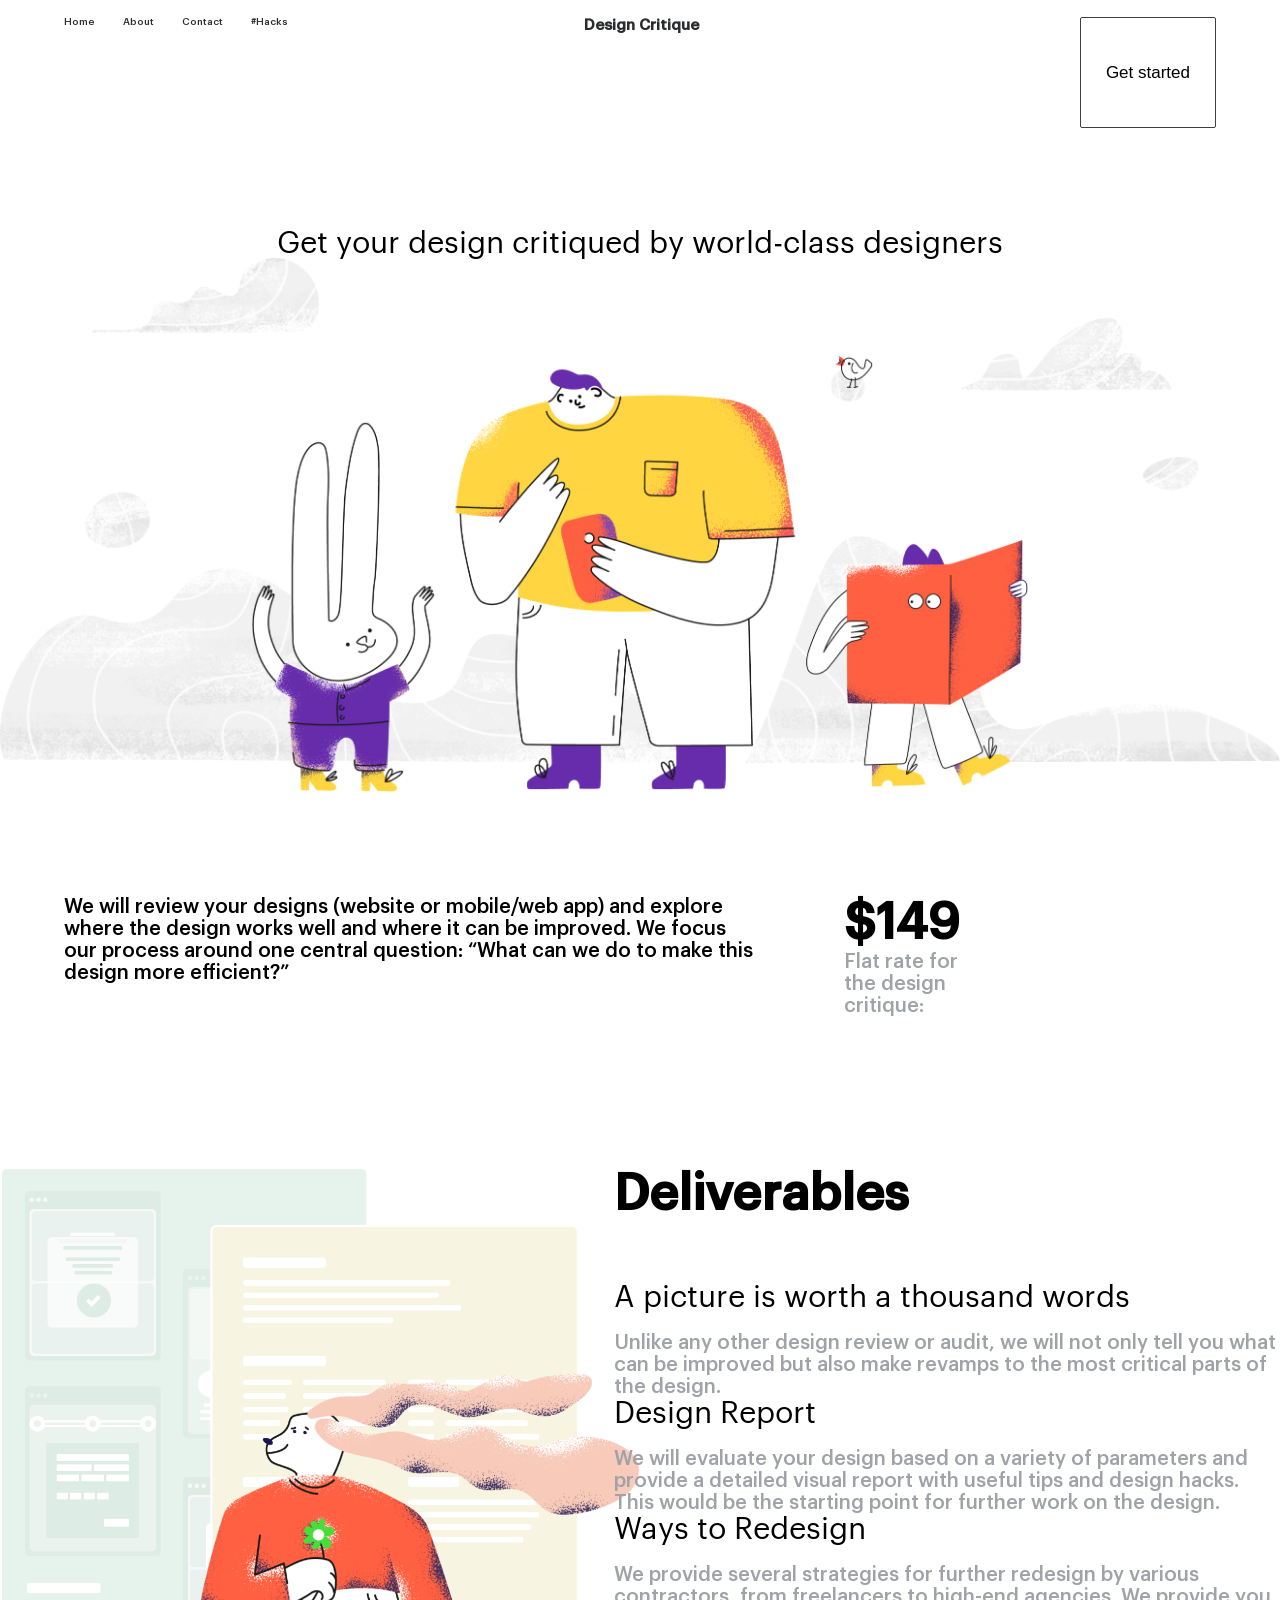
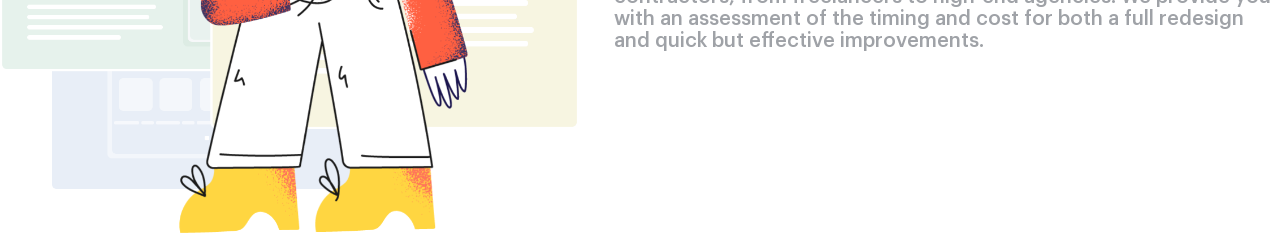
<file: DesignCritique_Debo_Ruslan_Patrick/index.html>
<!DOCTYPE html>
<html lang="en">
  <head>
    <meta charset="UTF-8" />
    <meta name="viewport" content="width=device-width, initial-scale=1.0" />
    <link rel="stylesheet" href="./assets/css/style.css" />
    <title>Design Critique</title>
  </head>
  <body>
    <header>
      <nav class="nav-bar">
        <section class="nav-links">
          <a href="">Home</a>
          <a href="">About</a>
          <a href="">Contact</a>
          <a href="">#Hacks</a>
        </section>
        <h1>Design Critique</h1>
        <button class="hero-btn">Get started</button>
      </nav>
    </header>

    <main>
      <section>
        <h2 class="h2_first h2_main">
          Get your design critiqued by world-class designers
        </h2>
        <img src="./assets/img/home_hero.png" alt="" />
      </section>

      <section class="first-sec-text">
        <p class="p_main">
          We will review your designs (website or mobile/web app) and explore
          where the design works well and where it can be improved. We focus our
          process around one central question: “What can we do to make this
          design more efficient?”
        </p>
        <div>
          <h3>$149</h3>
          <p class="p_main">Flat rate for the design critique:</p>
        </div>
      </section>

      <section class="sec-sec">
        <img src="./assets/img/home_deliverables.png" alt="" />
        
        <div class="sec-sec-text">

          <div>

            <h3>Deliverables</h3>
            <h2 class="h2_main">A picture is worth a thousand words</h2>
            <p class="p_main gray">
              Unlike any other design review or audit, we will not only tell you
              what can be improved but also make revamps to the most critical
              parts of the design.
            </p>
  
            <h2 class="h2_main">Design Report</h2>
            <p class="p_main gray">
              We will evaluate your design based on a variety of parameters and
              provide a detailed visual report with useful tips and design hacks.
              This would be the starting point for further work on the design.
            </p>
  
            <h2 class="h2_main">Ways to Redesign</h2>
            <p class="p_main gray">
              We provide several strategies for further redesign by various
              contractors, from freelancers to high-end agencies. We provide you
              with an assessment of the timing and cost for both a full redesign
              and quick but effective improvements.
            </p>
          </div>

        </div>
      </section>
    </main>
  </body>
</html>
</file>
<file: DesignCritique_Debo_Ruslan_Patrick/assets/css/style.css>
@font-face {
  font-family: "Graphik-Medium";
  src: url("../fonts/Graphik-Medium.ttf");
}

@font-face {
  font-family: "Regular";
  src: url("../fonts/Graphik-Regular.woff");
}

@font-face {
  font-family: "Thein";
  src: url("../fonts/Theinhardt-Lt.woff");
}

@font-face {
  font-family: "Tiempo";
  src: url("../fonts/TiemposHeadline-Semibold.woff");
}

:root {
  --basic-col: #2b2c2e;
  --nav-btn: #3d3e41;
  --light-gray: #9fa2a7;
  --space-l-r: 0 5vw;
}

a {
  text-decoration: none;
  color: var(--basic-col);
}

* {
  padding: 0;
  margin: 0;
  box-sizing: border-box;
}


h1 {
  color: var(--basic-col);
}

.h2_main {
  font-size: 3rem;
  font-weight: lighter;
  font-family: "Regular";
}

h3 {
  font-size: 5rem;
}


.p_main {
  font-size: 2rem;
}

.gray {
  color: var(--light-gray);
}


html {
  font-size: 10px;
  scroll-behavior: smooth;
  font-family: "Graphik-Medium";
}

img {
  width: 100%;
}

/* # header */

.nav-bar {
  display: flex;
  justify-content: space-between;
  margin: var(--space-l-r);
  margin-top: 17px;
  margin-bottom: 100px;
}

.nav-links {
  display: flex;
  gap: 20%;
}

.hero-btn {
  color: black;
  border: 1px solid var(--nav-btn);
  border-radius: 2px;
  font-size: 1.7rem;
  background-color: white;
  padding: 5px 25px;
  cursor: pointer;
}

.hero-btn:hover {
  background-color: #444749;
  color: white;
  transition: 0.2s ease;
}

/* #Main Section 1 */

section {
  margin-bottom: 100px;
}

.h2_first {
  text-align: center;
}

.first-sec-text {
  display: flex;
  width: 70%;
  margin: var(--space-l-r);
  gap: 10%;
  margin-bottom: 150px;
}


.first-P {
  font-size: 2.1rem;
  color: var(--basic-col);
  font-family: "Regular";
  line-height: 3rem;
}

.first-sec-text div p {
  color: var(--light-gray);
}

.sec-sec {
  display: flex;
  position: relative;
}


.sec-sec img {
  position: absolute;
  width: 50%;
}

.sec-sec-text {
  z-index: 1;

  margin-left: 48%;
}

.sec-sec-text h3 {
  margin-bottom: 60px;
}

.sec-sec-text h2 {
  margin-bottom: 20px;
}
</file>
